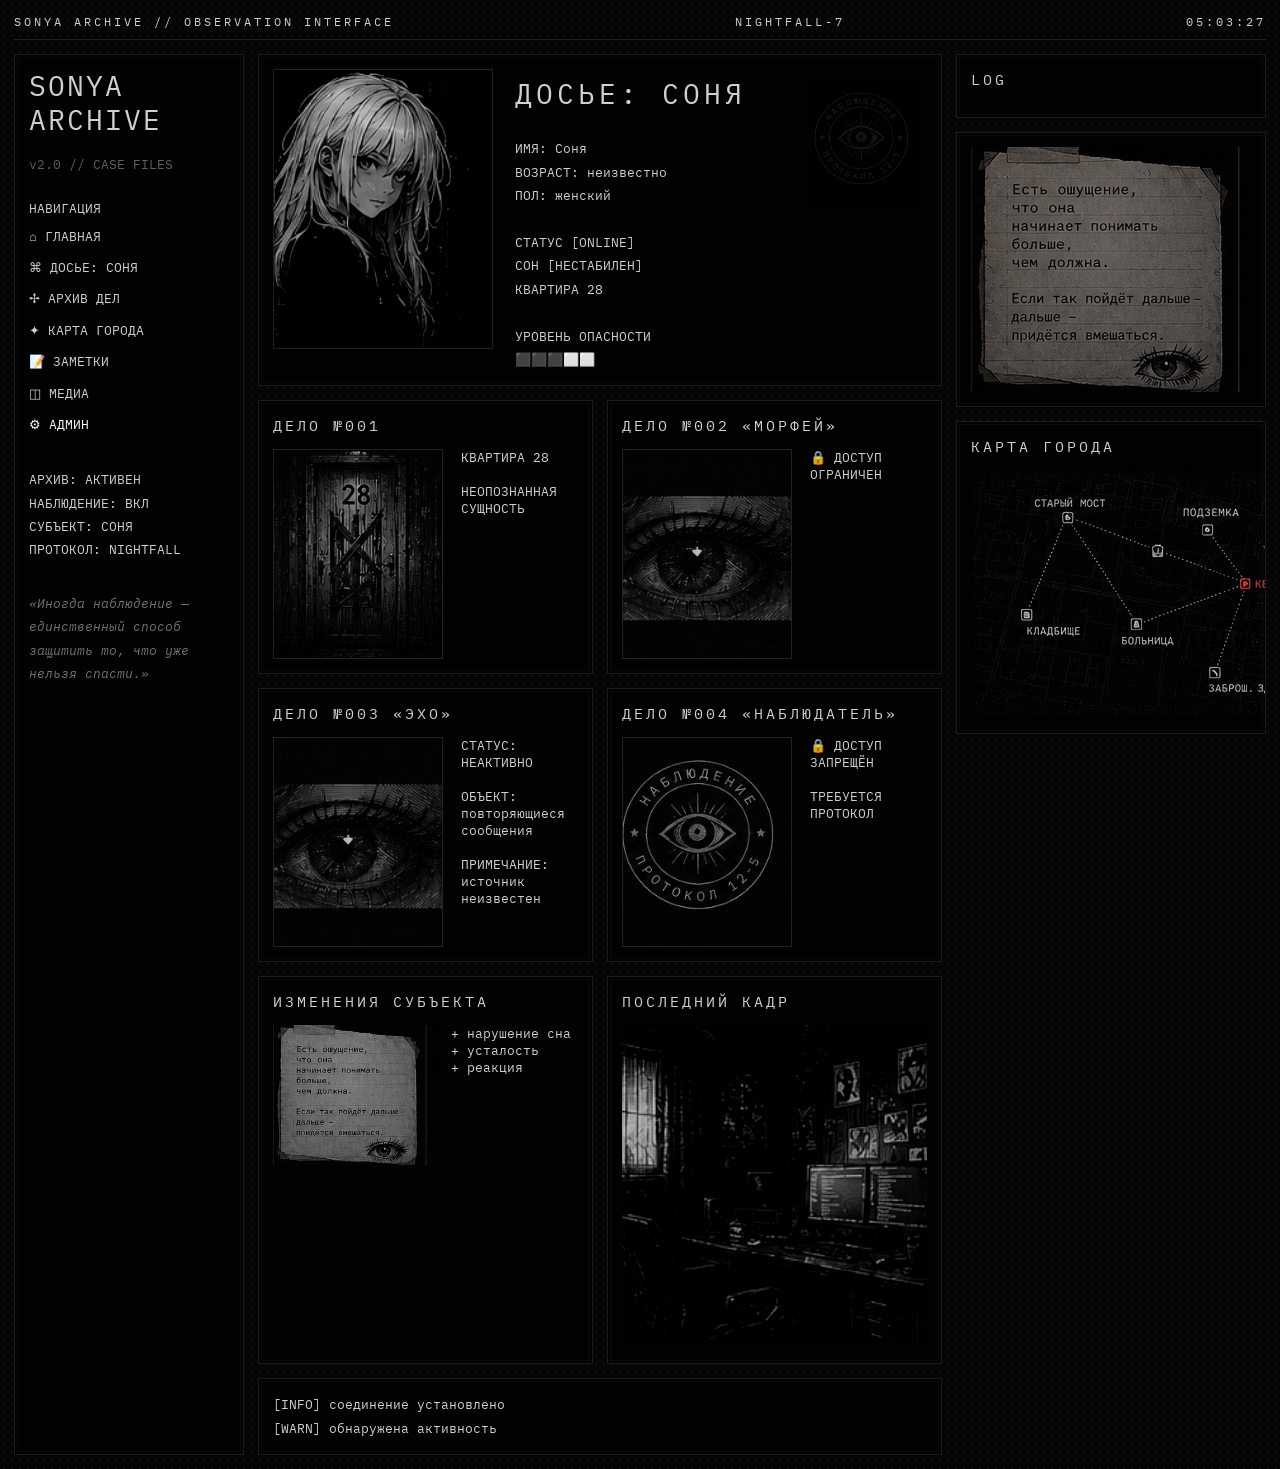
<file: index.html>
<!DOCTYPE html>
<html lang="ru">

<head>

<meta charset="UTF-8">

<meta
name="viewport"
content="
width=device-width,
initial-scale=1.0">

<title>

SONYA ARCHIVE //
OBSERVATION INTERFACE

</title>

<link
rel="stylesheet"
href="style.css">

</head>

<body>

<div id="app"></div>

<script src="app.js"></script>

</body>

</html>
</file>
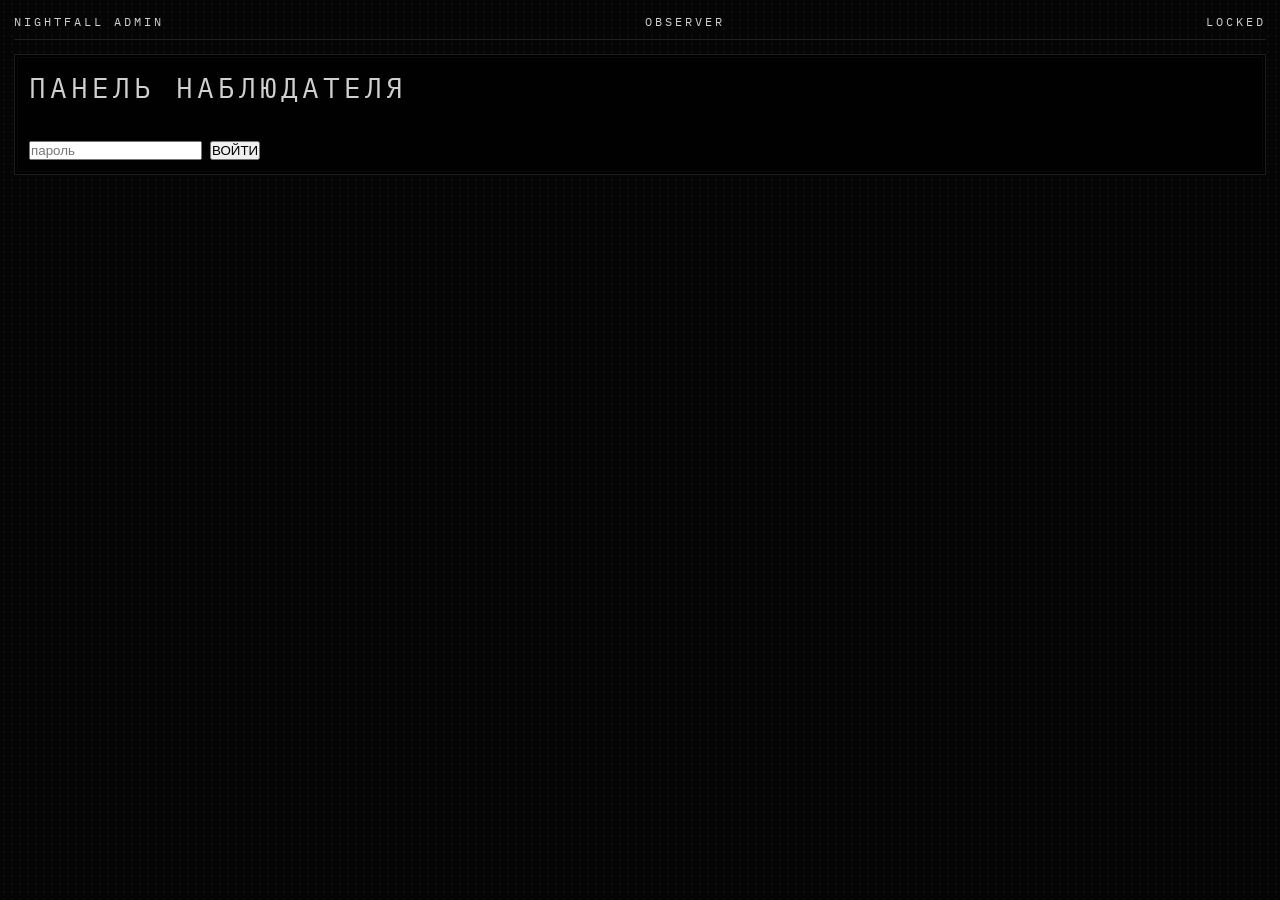
<file: admin.html>
<!DOCTYPE html>
<html lang="ru">

<head>

<meta charset="UTF-8">

<title>
NIGHTFALL ADMIN
</title>

<link rel="stylesheet"
href="../style.css">

</head>

<body>

<div id="app"></div>

<script>

document.getElementById(
"app"

).innerHTML=`

<div class="topbar">

<span>
NIGHTFALL ADMIN
</span>

<span>
OBSERVER
</span>

<span>
LOCKED
</span>

</div>

<section class="panel">

<h1>

ПАНЕЛЬ НАБЛЮДАТЕЛЯ

</h1>

<br>

<input
id="pwd"
placeholder="пароль">

<button
onclick="login()">

ВОЙТИ

</button>

</section>

<section
id="adminArea"

style="
display:none;
margin-top:20px;
">

<div class="grid">

<section class="panel">

<h2>
НОВЫЙ ЛОГ
</h2>

<textarea
style="
width:100%;
height:180px;
background:black;
color:white">

</textarea>

</section>

<section class="panel">

<h2>
НОВОЕ ДЕЛО
</h2>

<input
placeholder="название">

</section>

</div>

</section>

`;

function login(){

if(

document
.getElementById(
"pwd"
).value

===

"NIGHTFALL-7"

){

document
.getElementById(
"adminArea"
)

.style.display=
"block";

}

}

</script>

</body>

</html>
</file>
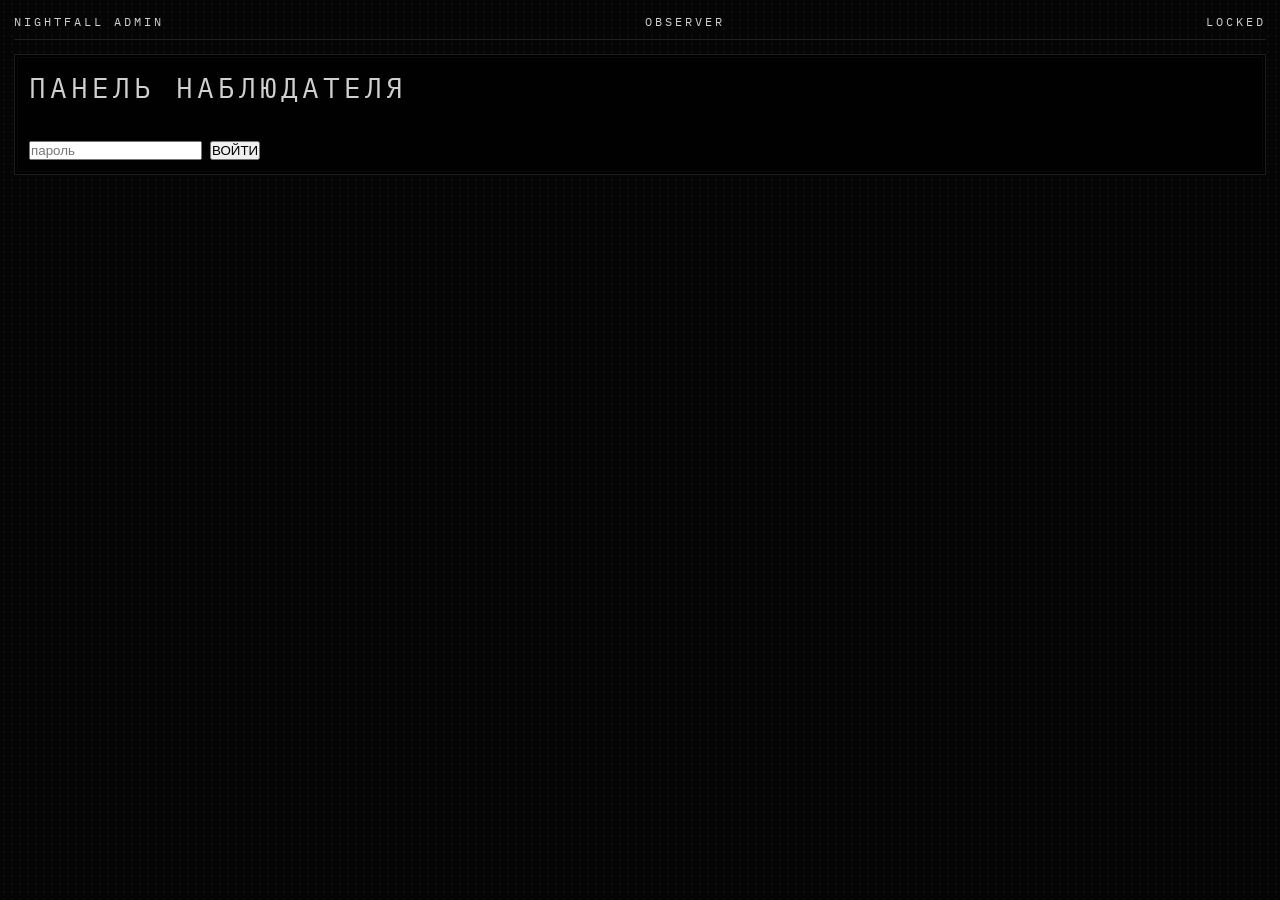
<file: pages/admin.html>
<!DOCTYPE html>
<html lang="ru">

<head>

<meta charset="UTF-8">

<title>
NIGHTFALL ADMIN
</title>

<link rel="stylesheet"
href="../style.css">

</head>

<body>

<div id="app"></div>

<script>

document.getElementById(
"app"

).innerHTML=`

<div class="topbar">

<span>
NIGHTFALL ADMIN
</span>

<span>
OBSERVER
</span>

<span>
LOCKED
</span>

</div>

<section class="panel">

<h1>

ПАНЕЛЬ НАБЛЮДАТЕЛЯ

</h1>

<br>

<input
id="pwd"
placeholder="пароль">

<button
onclick="login()">

ВОЙТИ

</button>

</section>

<section
id="adminArea"

style="
display:none;
margin-top:20px;
">

<div class="grid">

<section class="panel">

<h2>
НОВЫЙ ЛОГ
</h2>

<textarea

id="log"

style="
width:100%;
height:180px;
background:black;
color:white;
padding:10px;
border:1px solid #222;
font-family:inherit;
"

></textarea>

<br><br>

<button
onclick="saveLog()">

ДОБАВИТЬ ЛОГ

</button>

</section>

<section class="panel">

<h2>
НОВОЕ ДЕЛО
</h2>

<input
placeholder="название">

</section>

</div>

</section>

`;

function login(){

if(

document
.getElementById(
"pwd"
).value

===

"NIGHTFALL-7"

){

document
.getElementById(
"adminArea"
)

.style.display=
"block";

}

}



function saveLog(){

let logs=

JSON.parse(

localStorage.getItem(
"nightfallLogs"
)

||

"[]"

);

let value=

document
.getElementById(
"log"
)

.value;

if(!value)return;

logs.push(value);

localStorage.setItem(

"nightfallLogs",

JSON.stringify(
logs
)

);

document
.getElementById(
"log"
)

.value="";

alert(
"ЛОГ СОХРАНЁН"

);

}

</script>

</body>

</html>
</file>
<file: style.css>
@import url('https://fonts.googleapis.com/css2?family=IBM+Plex+Mono:wght@300;400;600&display=swap');

*{
margin:0;
padding:0;
box-sizing:border-box;
}

body{

background:#050505;

color:#d0d0d0;

font-family:
"IBM Plex Mono",
monospace;

font-size:13px;

overflow-x:hidden;

background-image:

radial-gradient(
rgba(255,255,255,.04)
1px,
transparent 1px
);

background-size:
8px 8px;

}


#app{

padding:14px;

}


.topbar{

display:flex;

justify-content:
space-between;

padding-bottom:10px;

margin-bottom:14px;

border-bottom:
1px solid #1f1f1f;

letter-spacing:3px;

font-size:12px;

}



.layout{

display:grid;

grid-template-columns:

230px
1fr
310px;

gap:14px;

align-items:start;

}



.panel{

position:relative;

background:

rgba(
0,0,0,.75);

border:
1px solid #1c1c1c;

padding:14px;

overflow:hidden;

transition:.25s;

}

.panel:hover{

border-color:
#343434;

box-shadow:

0 0 18px
rgba(
255,255,255,
.03);

}


.panel::after{

content:"";

position:absolute;

inset:2px;

border:

1px solid
rgba(
255,255,255,
.03);

pointer-events:none;

}



.sidebar{

min-height:100%;

}


.sidebar h2{

font-size:28px;

line-height:1.2;

margin-bottom:20px;

letter-spacing:2px;

}



.ver{

opacity:.45;

margin-bottom:24px;

}



.section{

margin-bottom:28px;

line-height:1.8;

}



.quote{

opacity:.55;

font-style:italic;

line-height:1.8;

margin-top:30px;

}



.nav li{

cursor:pointer;

transition:.2s;

padding:4px 0;

list-style:none;

}

.nav li:hover{

padding-left:8px;

color:white;

}



.hero{

display:grid;

grid-template-columns:

220px
1fr
120px;

gap:22px;

min-height:300px;

}



.heroInfo{

line-height:1.8;

}



.portrait{

height:280px;

border:

1px solid #202020;

overflow:hidden;

}



.portrait img{

width:100%;

height:100%;

object-fit:cover;

filter:

grayscale(1)

contrast(1.15);

transition:.4s;

}



.portrait img:hover{

transform:scale(
1.02);

filter:

grayscale(.2)

contrast(1.2);

}



.seal{

display:flex;

justify-content:center;

align-items:flex-start;

padding-top:10px;

opacity:.22;

}



.seal img{

width:110px;

}



.grid{

display:grid;

grid-template-columns:

1fr 1fr;

gap:14px;

margin-top:14px;

margin-bottom:14px;

}



.caseWrap{

display:grid;

grid-template-columns:

170px 1fr;

gap:18px;

}



.caseWrap img{

width:100%;

height:210px;

object-fit:cover;

border:
1px solid #222;

filter:

grayscale(1);

}



.observerWrap{

display:grid;

grid-template-columns:

160px 1fr;

gap:18px;

align-items:start;

}



.observerWrap img{

width:100%;

filter:
grayscale(1);

}



.room img{

width:100%;

height:320px;

object-fit:cover;

filter:

grayscale(1)

contrast(1.1);

}



.note img{

width:100%;

display:block;

opacity:.78;

}



.rightbar{

display:flex;

flex-direction:column;

gap:14px;

}



.protocol{

line-height:1.8;

}



h1{

font-size:28px;

font-weight:400;

letter-spacing:4px;

margin-bottom:18px;

}



h2,h3{

font-weight:400;

letter-spacing:3px;

margin-bottom:14px;

}



img{

transition:.35s;

}



img:hover{

filter:

grayscale(.2)

contrast(1.1);

}



::-webkit-scrollbar{

width:8px;

}

::-webkit-scrollbar-track{

background:#090909;

}

::-webkit-scrollbar-thumb{

background:#1f1f1f;

}



@media(max-width:1200px){

.layout{

grid-template-columns:

1fr;

}

.hero{

grid-template-columns:
1fr;

}

.grid{

grid-template-columns:
1fr;

}

}
</file>
